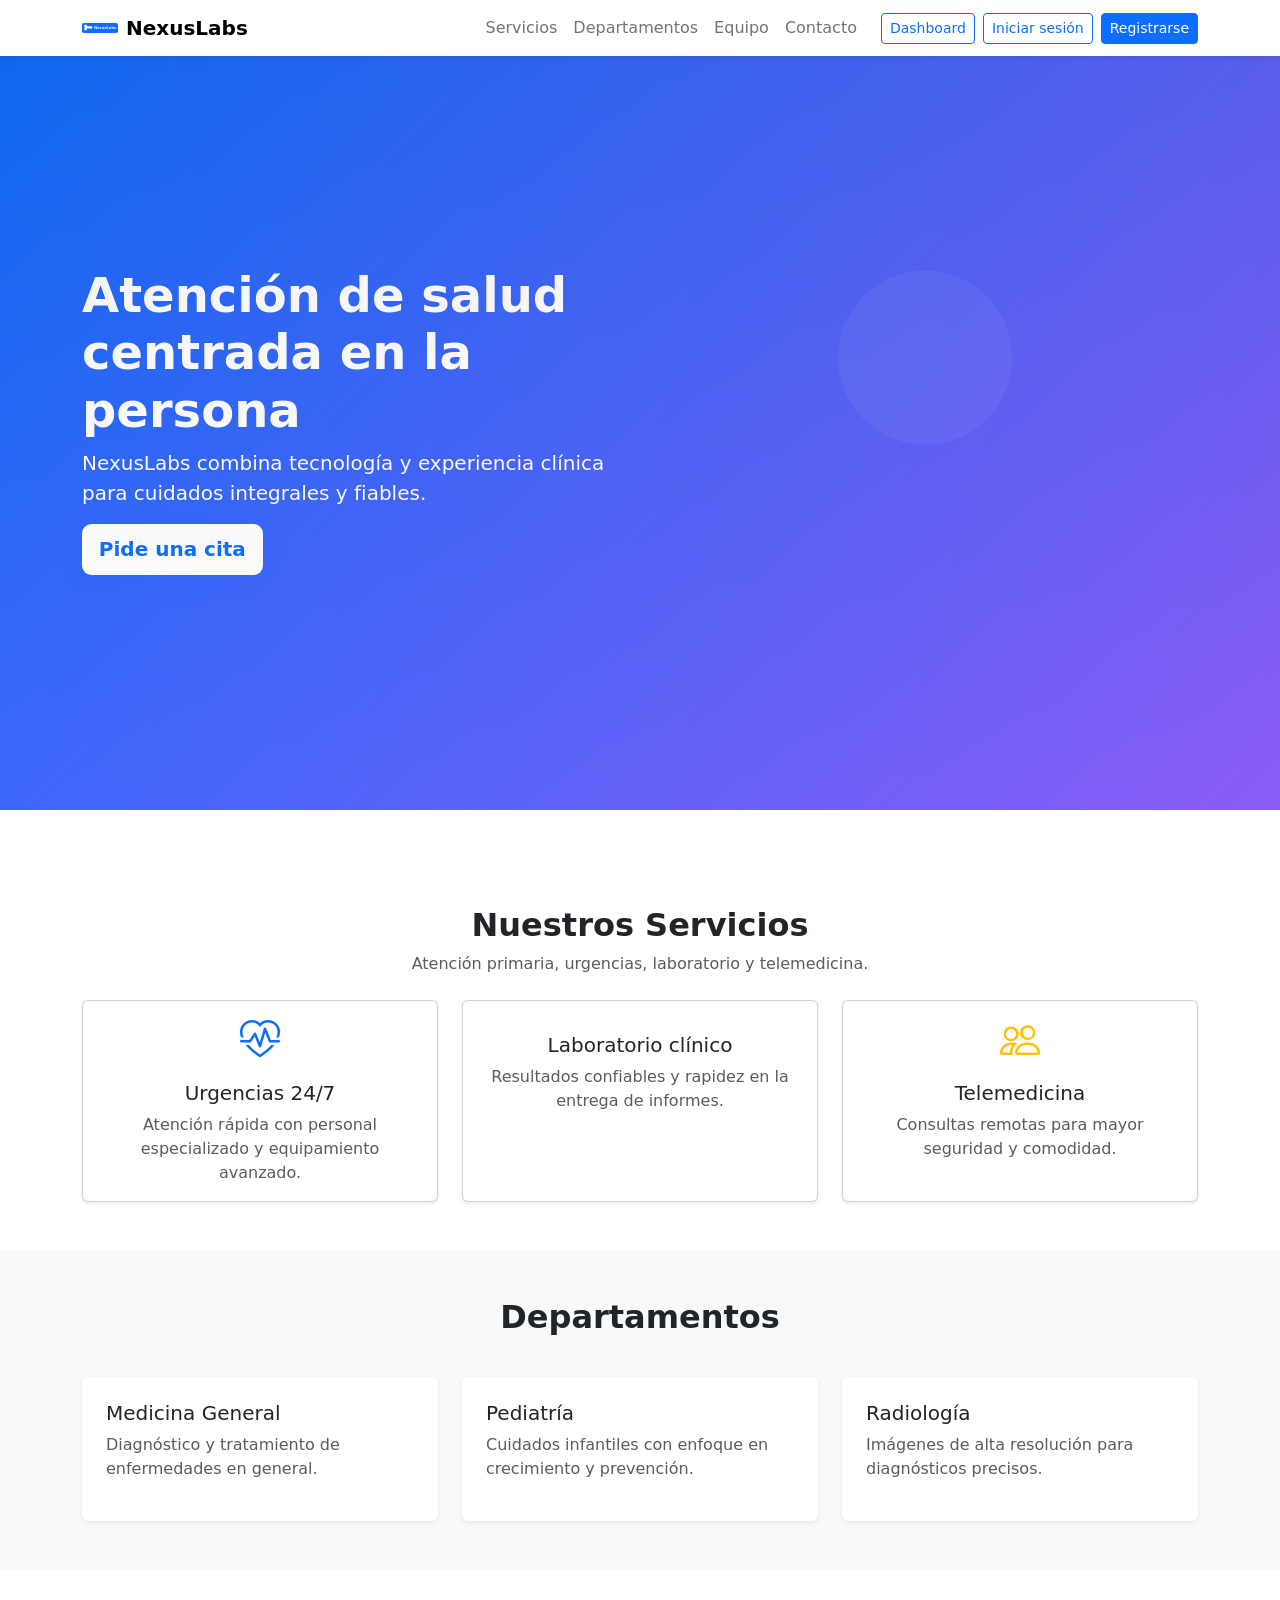
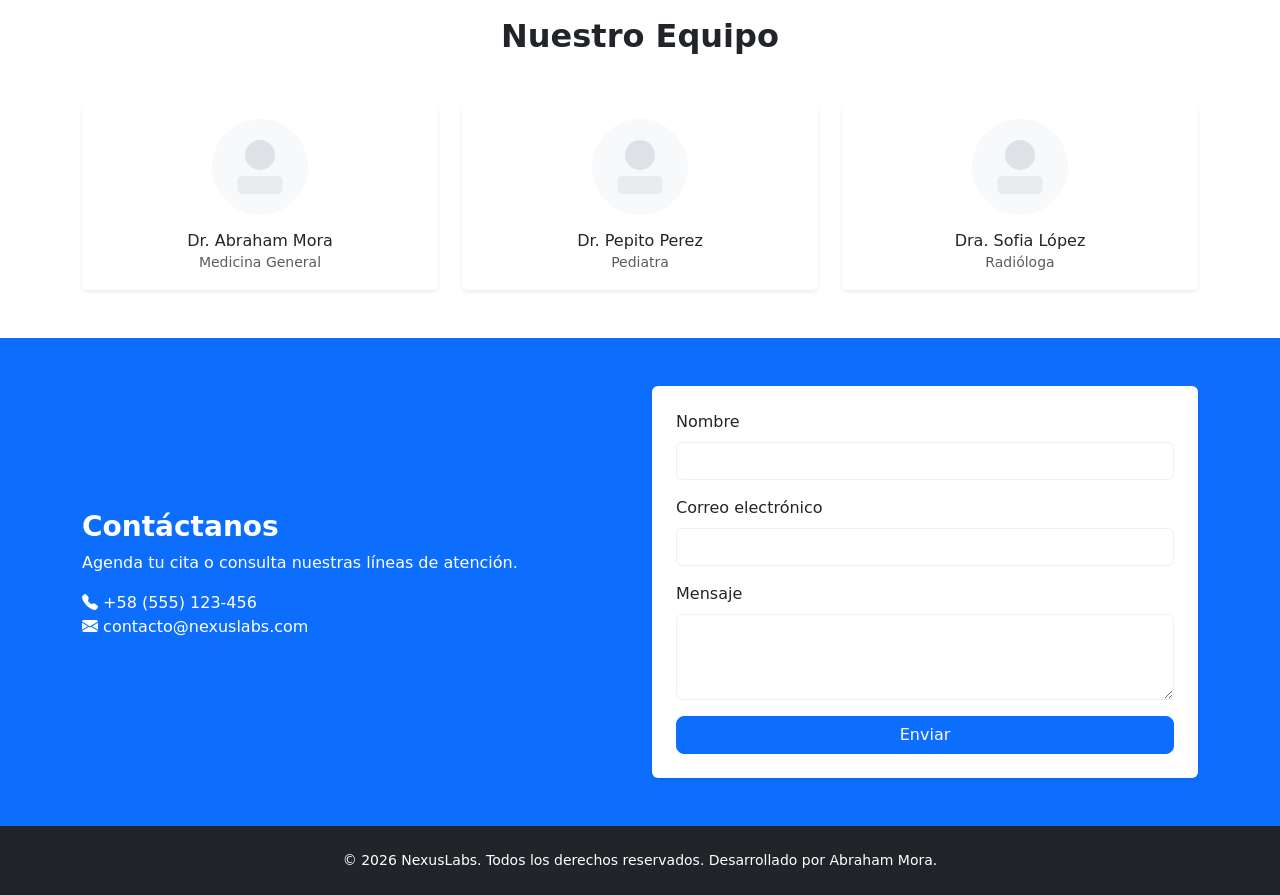
<file: index.html>
<!doctype html>
<html lang="es">
  <head>
    <meta charset="utf-8">
    <meta name="viewport" content="width=device-width, initial-scale=1">
    <title>NexusLabs - Hospital</title>
    <meta name="description" content="NexusLabs - Atención médica profesional con tecnología de punta.">
    <link rel="icon" href="assets/img/favicon.svg" type="image/svg+xml">
    <meta name="theme-color" content="#0d6efd">
    <meta name="api-base" content="http://localhost:4000">
    <link href="https://cdn.jsdelivr.net/npm/bootstrap@5.3.2/dist/css/bootstrap.min.css" rel="stylesheet">
    <link href="https://cdn.jsdelivr.net/npm/bootstrap-icons@1.10.5/font/bootstrap-icons.css" rel="stylesheet">
    <link rel="stylesheet" href="assets/css/styles.css">
  </head>
  <body>
    <a class="skip-link" href="#main-content">Saltar al contenido</a>

    <nav class="navbar navbar-expand-lg navbar-light bg-white shadow-sm fixed-top">
      <div class="container">
        <a class="navbar-brand d-flex align-items-center" href="#home">
          <img src="assets/img/logo.svg" alt="Logotipo de NexusLabs" width="36" class="me-2">
          <strong>NexusLabs</strong>
        </a>
        <button class="navbar-toggler" type="button" data-bs-toggle="collapse" data-bs-target="#navMenu" aria-controls="navMenu" aria-expanded="false" aria-label="Abrir menú de navegación">
          <span class="navbar-toggler-icon"></span>
        </button>
        <div class="collapse navbar-collapse" id="navMenu">
          <ul class="navbar-nav ms-auto align-items-lg-center">
            <li class="nav-item"><a class="nav-link" href="#services">Servicios</a></li>
            <li class="nav-item"><a class="nav-link" href="#departments">Departamentos</a></li>
            <li class="nav-item"><a class="nav-link" href="#team">Equipo</a></li>
            <li class="nav-item"><a class="nav-link" href="#contact">Contacto</a></li>
            
            <li class="nav-item ms-2 ms-lg-3 d-flex align-items-center gap-2">
              <a id="dashboardBtn" class="btn btn-outline-primary btn-sm" href="dashboard.html">Dashboard</a>
              
              <div id="userActions" class="d-flex gap-2 align-items-center">
                <button id="loginTrigger" class="btn btn-outline-primary btn-sm" data-bs-toggle="modal" data-bs-target="#loginModal">Iniciar sesión</button>
                <button id="registerTrigger" class="btn btn-primary btn-sm" data-bs-toggle="modal" data-bs-target="#registerModal">Registrarse</button>
              </div>
            </li>
          </ul>
        </div>
      </div>
    </nav>

    <header id="home" class="hero d-flex align-items-center" style="min-height:90vh;">
      <div class="container text-white">
        <div class="row align-items-center">
          <div class="col-lg-6">
            <h1 class="display-5 fw-bold anim anim-fade-up">Atención de salud centrada en la persona</h1>
            <p class="lead anim anim-fade-up delay-1">NexusLabs combina tecnología y experiencia clínica para cuidados integrales y fiables.</p>
            <a href="#contact" class="btn btn-primary btn-lg anim anim-scale delay-2">Pide una cita</a>
          </div>
          <div class="col-lg-6 text-center d-none d-lg-block">
            <img src="assets/img/hero-illustration.svg" alt="Ilustración de atención médica y tecnología" class="img-fluid anim anim-fade-up delay-3" style="max-height:380px;">
          </div>
        </div>
      </div>
    </header>

    <main id="main-content" class="mt-5" role="main">
      <section id="services" class="py-5">
        <div class="container">
          <div class="text-center mb-4">
            <h2 id="servicesLabel" class="fw-bold anim anim-fade-up">Nuestros Servicios</h2>
            <p class="text-muted anim anim-fade-up delay-1">Atención primaria, urgencias, laboratorio y telemedicina.</p>
          </div>
          <div class="row g-4">
            <div class="col-md-4">
              <div class="card h-100 shadow-sm anim anim-fade-up delay-2">
                <div class="card-body text-center">
                  <div class="display-6 text-primary mb-3"><i class="bi bi-heart-pulse"></i></div>
                  <h5 class="card-title">Urgencias 24/7</h5>
                  <p class="card-text text-muted">Atención rápida con personal especializado y equipamiento avanzado.</p>
                </div>
              </div>
            </div>
            <div class="col-md-4">
              <div class="card h-100 shadow-sm anim anim-fade-up delay-3">
                <div class="card-body text-center">
                  <div class="display-6 text-success mb-3"><i class="bi bi-flask"></i></div>
                  <h5 class="card-title">Laboratorio clínico</h5>
                  <p class="card-text text-muted">Resultados confiables y rapidez en la entrega de informes.</p>
                </div>
              </div>
            </div>
            <div class="col-md-4">
              <div class="card h-100 shadow-sm anim anim-fade-up delay-4">
                <div class="card-body text-center">
                  <div class="display-6 text-warning mb-3"><i class="bi bi-people"></i></div>
                  <h5 class="card-title">Telemedicina</h5>
                  <p class="card-text text-muted">Consultas remotas para mayor seguridad y comodidad.</p>
                </div>
              </div>
            </div>
          </div>
        </div>
      </section>

      <section id="departments" class="py-5 bg-light">
        <div class="container">
          <h2 class="fw-bold text-center anim anim-fade-up">Departamentos</h2>
          <div class="row g-4 mt-3">
            <div class="col-md-4 anim anim-fade-up delay-2">
              <div class="p-4 bg-white rounded shadow-sm h-100">
                <h5>Medicina General</h5>
                <p class="text-muted">Diagnóstico y tratamiento de enfermedades en general.</p>
              </div>
            </div>
            <div class="col-md-4 anim anim-fade-up delay-3">
              <div class="p-4 bg-white rounded shadow-sm h-100">
                <h5>Pediatría</h5>
                <p class="text-muted">Cuidados infantiles con enfoque en crecimiento y prevención.</p>
              </div>
            </div>
            <div class="col-md-4 anim anim-fade-up delay-4">
              <div class="p-4 bg-white rounded shadow-sm h-100">
                <h5>Radiología</h5>
                <p class="text-muted">Imágenes de alta resolución para diagnósticos precisos.</p>
              </div>
            </div>
          </div>
        </div>
      </section>

      <section id="team" class="py-5">
        <div class="container">
          <h2 class="fw-bold text-center anim anim-fade-up">Nuestro Equipo</h2>
          <div class="row g-4 mt-4">
            <div class="col-md-4 anim anim-fade-up delay-2 text-center">
              <div class="card border-0 shadow-sm h-100 text-center">
                <div class="card-body">
                  <img src="assets/img/doctor-placeholder.svg" alt="Dr. Abraham Mora" class="rounded-circle mb-3" width="96">
                  <h6 class="mb-0">Dr. Abraham Mora</h6>
                  <small class="text-muted">Medicina General</small>
                </div>
              </div>
            </div>
            <div class="col-md-4 anim anim-fade-up delay-3 text-center">
              <div class="card border-0 shadow-sm h-100 text-center">
                <div class="card-body">
                  <img src="assets/img/doctor-placeholder.svg" alt="Dr. Pepito Perez" class="rounded-circle mb-3" width="96">
                  <h6 class="mb-0">Dr. Pepito Perez</h6>
                  <small class="text-muted">Pediatra</small>
                </div>
              </div>
            </div>
            <div class="col-md-4 anim anim-fade-up delay-4 text-center">
              <div class="card border-0 shadow-sm h-100 text-center">
                <div class="card-body">
                  <img src="assets/img/doctor-placeholder.svg" alt="Dra. Sofia López" class="rounded-circle mb-3" width="96">
                  <h6 class="mb-0">Dra. Sofia López</h6>
                  <small class="text-muted">Radióloga</small>
                </div>
              </div>
            </div>
          </div>
        </div>
      </section>

      <section id="contact" class="py-5 bg-primary text-white">
        <div class="container">
          <div class="row align-items-center">
            <div class="col-md-6 anim anim-fade-up">
              <h3 class="fw-bold">Contáctanos</h3>
              <p>Agenda tu cita o consulta nuestras líneas de atención.</p>
              <ul class="list-unstyled">
                <li><i class="bi bi-telephone-fill"></i> +58 (555) 123-456</li>
                <li><i class="bi bi-envelope-fill"></i> contacto@nexuslabs.com</li>
              </ul>
            </div>
            <div class="col-md-6 anim anim-fade-up delay-2">
              <form id="contactForm" class="bg-white p-4 rounded text-dark shadow-sm">
                <div class="mb-3">
                  <label for="name" class="form-label">Nombre</label>
                  <input type="text" id="name" class="form-control" required>
                </div>
                <div class="mb-3">
                  <label for="email" class="form-label">Correo electrónico</label>
                  <input type="email" id="email" class="form-control" required>
                </div>
                <div class="mb-3">
                  <label for="message" class="form-label">Mensaje</label>
                  <textarea id="message" class="form-control" rows="3" required></textarea>
                </div>
                <button type="submit" class="btn btn-primary w-100">Enviar</button>
              </form>
            </div>
          </div>
        </div>
      </section>
    </main>

    <div class="modal fade" id="loginModal" tabindex="-1" aria-hidden="true">
      <div class="modal-dialog modal-dialog-centered">
        <div class="modal-content">
          <div class="modal-header border-0 pb-0">
            <h5 class="modal-title">Iniciar sesión</h5>
            <button type="button" class="btn-close" data-bs-dismiss="modal" aria-label="Cerrar"></button>
          </div>
          <div class="modal-body pt-0">
            <form id="loginForm" novalidate>
              <div class="mb-3">
                <label for="loginUsername" class="form-label">Nombre de usuario</label>
                <input type="text" class="form-control" id="loginUsername" required minlength="3">
                <div class="invalid-feedback">Introduce tu nombre de usuario.</div>
              </div>
              <div class="mb-3">
                <label for="loginPassword" class="form-label">Contraseña</label>
                <input type="password" class="form-control" id="loginPassword" required minlength="6">
                <div class="invalid-feedback">La contraseña debe tener al menos 6 caracteres.</div>
              </div>
              <div class="mb-3 form-check">
                <input type="checkbox" class="form-check-input" id="loginRemember">
                <label class="form-check-label" for="loginRemember">Recuérdame</label>
              </div>
              <div id="loginFeedback" class="mb-3 text-danger" style="display:none;"></div>
              <button type="submit" class="btn btn-primary w-100">Entrar</button>
            </form>
          </div>
        </div>
      </div>
    </div>

    <div class="modal fade" id="registerModal" tabindex="-1" aria-hidden="true">
      <div class="modal-dialog modal-dialog-centered">
        <div class="modal-content">
          <div class="modal-header border-0 pb-0">
            <h5 class="modal-title">Crear cuenta</h5>
            <button type="button" class="btn-close" data-bs-dismiss="modal" aria-label="Cerrar"></button>
          </div>
          <div class="modal-body pt-0">
            <form id="registerForm" novalidate>
              <div class="mb-3">
                <label for="registerFirstName" class="form-label">Nombre</label>
                <input type="text" class="form-control" id="registerFirstName" required>
              </div>
              <div class="mb-3">
                <label for="registerLastName" class="form-label">Apellido</label>
                <input type="text" class="form-control" id="registerLastName" required>
              </div>

              <div class="mb-3">
                <label for="registerGender" class="form-label">Sexo</label>
                <select id="registerGender" class="form-select" required>
                  <option value="">Selecciona...</option>
                  <option value="masculino">Masculino</option>
                  <option value="femenino">Femenino</option>
                  <option value="otro">Otro</option>
                </select>
                <div class="invalid-feedback">Selecciona tu sexo.</div>
              </div>

              <div class="mb-3">
                <label for="registerUsername" class="form-label">Nombre de usuario</label>
                <input type="text" class="form-control" id="registerUsername" required minlength="3">
              </div>
              <div class="mb-3">
                <label for="registerCedula" class="form-label">Número de cédula</label>
                <input type="text" class="form-control" id="registerCedula" pattern="\d{6,12}" required>
              </div>
              <div class="mb-3">
                <label for="registerPhone" class="form-label">Teléfono</label>
                <input type="tel" class="form-control" id="registerPhone" required>
              </div>
              <div class="mb-3">
                <label for="registerBirth" class="form-label">Fecha de nacimiento</label>
                <input type="date" class="form-control" id="registerBirth" required>
              </div>
              <div class="mb-3">
                <label for="registerEmail" class="form-label">Correo electrónico</label>
                <input type="email" class="form-control" id="registerEmail" required>
              </div>
              <div class="mb-3 d-none" id="specialtyField">
                <label for="registerSpecialty" class="form-label">Especialidad (si eres doctor)</label>
                <input type="text" class="form-control" id="registerSpecialty">
              </div>
              <div class="mb-3">
                <label for="registerRole" class="form-label">Rol</label>
                <select id="registerRole" class="form-select" required>
                  <option value="">Selecciona...</option>
                  <option value="paciente">Paciente</option>
                  <option value="doctor">Doctor</option>
                </select>
              </div>
              <div class="mb-3">
                <label for="registerPassword" class="form-label">Contraseña</label>
                <input type="password" class="form-control" id="registerPassword" required minlength="6">
              </div>
              <div class="mb-3">
                <label for="registerConfirm" class="form-label">Confirmar contraseña</label>
                <input type="password" class="form-control" id="registerConfirm" required minlength="6">
              </div>
              <div id="registerFeedback" class="mb-3 text-danger" style="display:none;"></div>
              <button type="submit" class="btn btn-primary w-100">Crear cuenta</button>
            </form>
          </div>
        </div>
      </div>
    </div>

    <footer class="py-4 bg-dark text-white">
      <div class="container text-center small">
        © 2026 NexusLabs. Todos los derechos reservados. Desarrollado por Abraham Mora.
      </div>
    </footer>

    <script src="https://cdn.jsdelivr.net/npm/bootstrap@5.3.2/dist/js/bootstrap.bundle.min.js"></script>
    <script src="assets/js/api.js"></script>
    <script src="assets/js/main.js"></script>
  </body>
</html>
</file>
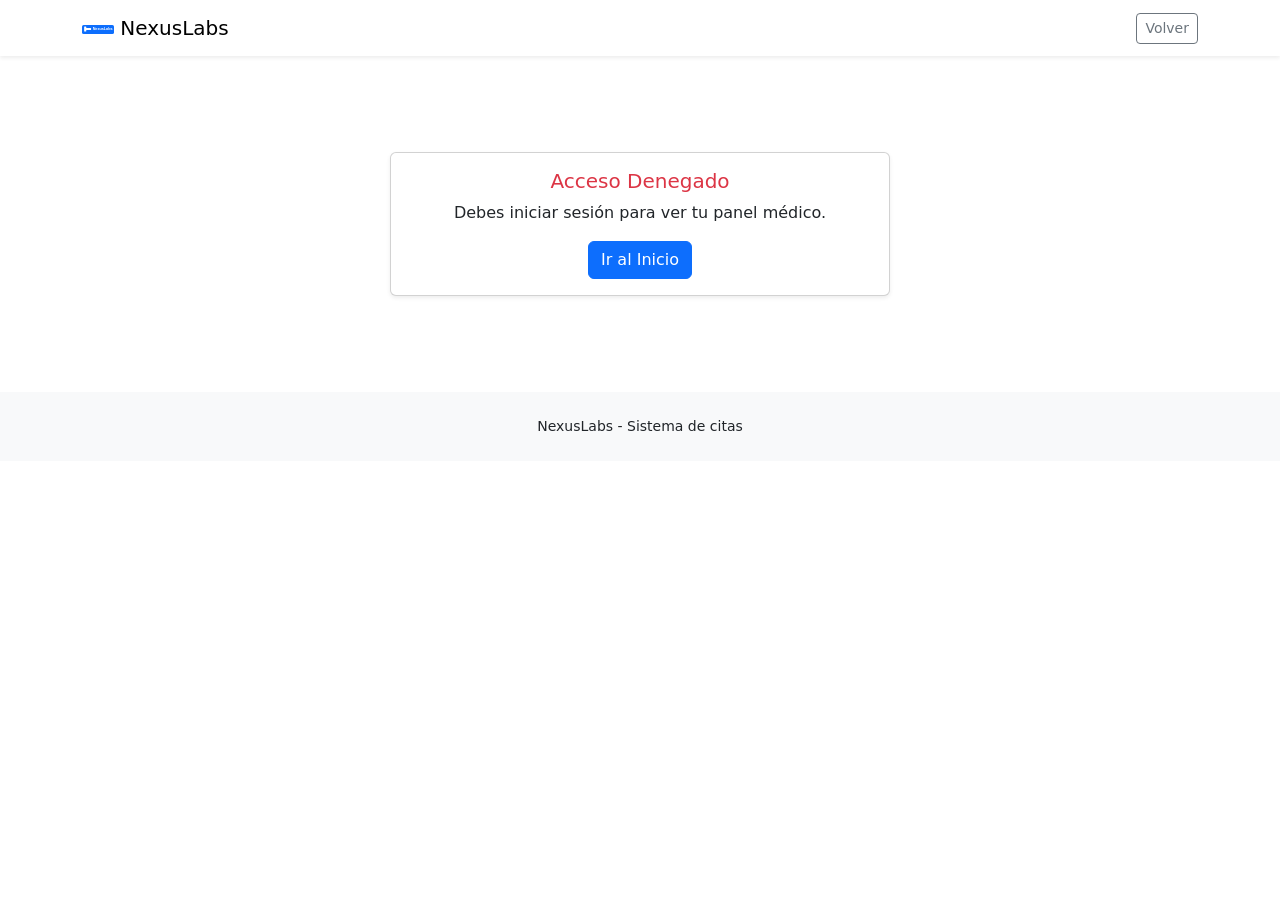
<file: dashboard.html>
<!doctype html>
<html lang="es">
  <head>
    <meta charset="utf-8">
    <meta name="viewport" content="width=device-width, initial-scale=1">
    <title>NexusLabs - Dashboard</title>
    <link href="https://cdn.jsdelivr.net/npm/bootstrap@5.3.2/dist/css/bootstrap.min.css" rel="stylesheet">
    <link href="https://cdn.jsdelivr.net/npm/bootstrap-icons@1.10.5/font/bootstrap-icons.css" rel="stylesheet">
    <link rel="stylesheet" href="assets/css/styles.css">
  </head>
  <body>
    <nav class="navbar navbar-expand-lg navbar-light bg-white shadow-sm">
      <div class="container">
        <a class="navbar-brand" href="index.html"><img src="assets/img/logo.svg" width="32" alt="Logotipo de NexusLabs"> NexusLabs</a>
        <div class="d-flex gap-2 ms-auto">
          <a href="index.html" class="btn btn-outline-secondary btn-sm">Volver</a>
        </div>
      </div>
    </nav>

    <main class="container py-5">
      <div class="d-flex align-items-center justify-content-between mb-4">
        <h1 class="h4 mb-0">Panel de Citas</h1>
        <div class="d-flex align-items-center gap-3">
          <label class="m-0">rol:</label>
          <select id="simulateRole" class="form-select form-select-sm" style="width:160px">
            <option value="patient" selected>Paciente</option>
            <option value="doctor">Médico</option>
          </select>
          <select id="simulateUser" class="form-select form-select-sm" style="width:200px"></select>          <a id="apiStatus" class="ms-2 badge bg-secondary text-white small">API: desconocida</a>        </div>
      </div>

      <div id="alerts"></div>

      <div id="patientView" class="row">
        <div class="col-lg-6">
          <div class="card mb-4 shadow-sm">
            <div class="card-body">
              <h5 class="card-title">Solicitar una cita</h5>
              <form id="bookForm">
                <div class="mb-3">
                  <label for="bookName" class="form-label">Nombre</label>
                  <input id="bookName" class="form-control" required>
                </div>
                <div class="mb-3">
                  <label for="bookUsername" class="form-label">Nombre de usuario</label>
                  <input id="bookUsername" class="form-control" required>
                </div>
                <div class="mb-3">
                  <label for="bookCedula" class="form-label">Cédula</label>
                  <input id="bookCedula" class="form-control" pattern="\d{6,12}" required>
                </div>
                <div class="mb-3">
                  <label for="bookPhone" class="form-label">Teléfono</label>
                  <input id="bookPhone" class="form-control" pattern="[0-9+\s()-]{6,20}" required>
                </div>
                <div class="mb-3">
                  <label for="bookEmail" class="form-label">Correo</label>
                  <input id="bookEmail" type="email" class="form-control" required>
                </div>
                <div class="mb-3">
                  <label for="bookDoctor" class="form-label">Selecciona un médico</label>
                  <select id="bookDoctor" class="form-select" required></select>
                </div>
                <div class="mb-3">
                  <label for="bookDatetime" class="form-label">Fecha y hora</label>
                  <input id="bookDatetime" type="datetime-local" class="form-control" required>
                </div>
                <div class="mb-3">
                  <label for="bookReason" class="form-label">Motivo</label>
                  <textarea id="bookReason" class="form-control" rows="2" required></textarea>
                </div>
                <button class="btn btn-primary w-100" type="submit">Solicitar cita</button>
              </form>
            </div>
          </div>

          <div class="card shadow-sm">
            <div class="card-body">
              <h6 class="card-title">Mis citas</h6>
              <div id="myAppointments"></div>
            </div>
          </div>
        </div>

        <div class="col-lg-6">
          <div class="card shadow-sm mb-4">
            <div class="card-body">
              <h5 class="card-title">Historial de solicitudes</h5>
              <div id="allAppointments"></div>
            </div>
          </div>
        </div>
      </div>

      <div id="doctorView" style="display:none">
        <div class="card shadow-sm mb-4">
          <div class="card-body">
            <h5 class="card-title">Solicitudes para mí</h5>
            <div id="doctorAppointments"></div>
          </div>
        </div>
      </div>

    </main>

    <footer class="py-4 bg-light text-center small">
      <div class="container">NexusLabs - Sistema de citas</div>
    </footer>

    <script src="https://cdn.jsdelivr.net/npm/bootstrap@5.3.2/dist/js/bootstrap.bundle.min.js"></script>
    <script src="assets/js/dashboard.js"></script>
  </body>
</html>
</file>
<file: assets/css/styles.css>
/* Variables y tema */
:root{
  --primary:#0d6efd;
  --accent:#8b5cf6;
  --bg-hero: linear-gradient(135deg,var(--primary) 0%, var(--accent) 100%);
  --muted:#6c757d;
  --surface:#ffffff;
  --text:#212529;
  --shadow: rgba(11,12,16,0.06);
}

*{box-sizing:border-box}
html,body{height:100%}
body{font-family:Inter, system-ui, -apple-system, "Segoe UI", Roboto, "Helvetica Neue", Arial;color:var(--text);background:#fff}

.navbar{transition:all .22s ease}
.navbar.scrolled{background:rgba(255,255,255,0.92);backdrop-filter:blur(6px);box-shadow:0 6px 18px var(--shadow)}
.navbar .nav-link{color:var(--muted)}
.navbar .nav-link:hover{color:var(--text)}

.hero{position:relative;overflow:hidden;background:var(--bg-hero);padding-top:6rem;padding-bottom:4rem;color:#fff}
.hero::after{content:"";position:absolute;inset:0;background:linear-gradient(180deg,rgba(0,0,0,0.06),transparent);pointer-events:none}
.hero .btn-primary{background:#fff;color:var(--primary);font-weight:600;border-radius:.6rem;padding:.68rem 1.05rem;box-shadow:0 8px 24px rgba(13,110,253,0.08);border:none;transition:transform .18s ease,box-shadow .18s ease}
.hero .btn-primary:hover{transform:translateY(-3px);box-shadow:0 14px 40px rgba(13,110,253,0.12)}
.hero .lead{opacity:.95}
.hero img{max-height:380px;transform-origin:center;animation:float 6s ease-in-out infinite}

@keyframes float{0%{transform:translateY(0)}50%{transform:translateY(-10px)}100%{transform:translateY(0)}}

.card{transition:transform .35s ease, box-shadow .35s ease, border-color .25s ease}
.card:hover{transform:translateY(-8px);box-shadow:0 14px 40px var(--shadow)}

.anim{opacity:0;transform:translateY(18px) scale(.98);transition:opacity .6s cubic-bezier(.2,.9,.2,1),transform .6s cubic-bezier(.2,.9,.2,1)}
.anim.animate{opacity:1;transform:translateY(0) scale(1)}
.anim.anim-scale{transform:scale(.98);transition:transform .5s ease}
.anim.anim-scale.animate{transform:scale(1)}

.delay-1{transition-delay:.12s}
.delay-2{transition-delay:.22s}
.delay-3{transition-delay:.34s}
.delay-4{transition-delay:.46s}

#contactForm input,#contactForm textarea{border-radius:.375rem;border:1px solid rgba(0,0,0,0.06)}
#contactForm .btn{border-radius:.5rem}

img[alt="Ilustración"]{filter:drop-shadow(0 8px 30px rgba(0,0,0,0.12))}

.btn:focus,.nav-link:focus{outline:3px solid rgba(13,110,253,0.18);outline-offset:3px}

@media (prefers-reduced-motion: reduce){
  .anim, .hero img{animation:none;transition:none}
}

@media (max-width: 992px){
  .hero{padding-top:5.2rem;padding-bottom:3rem}
  .hero h1{font-size:2rem}
}

@media (max-width: 576px){
  .hero{padding-top:5rem;padding-bottom:2.2rem}
  .hero h1{font-size:1.6rem}
  .hero img{display:none}
}

.modal-header{background:linear-gradient(90deg,var(--primary),var(--accent));color:#fff;border-top-left-radius:.5rem;border-top-right-radius:.5rem}
.modal-header .btn-close{filter:invert(1) opacity(.9)}
#loginFeedback,#registerFeedback{min-height:1.2rem}
#loginTrigger,#registerTrigger{transition:transform .12s ease}
#loginTrigger:active,#registerTrigger:active{transform:translateY(1px)}

.skip-link{position:absolute;left:12px;top:8px;background:#000;color:#fff;padding:.5rem .75rem;border-radius:.375rem;z-index:1050;transform:translateY(-120%);transition:transform .12s ease}
.skip-link:focus{transform:translateY(0);outline:3px solid rgba(255,255,255,0.14)}

:focus-visible{outline:3px solid rgba(13,110,253,0.22);outline-offset:3px}

@media (max-width: 420px){
  .modal-dialog{margin:1.25rem}
}

#bookForm input,#bookForm textarea,#bookForm select{border-radius:.4rem}
#bookForm .form-label{font-weight:600}
#simulateRole,#simulateUser{min-width:140px}
@media (max-width: 768px){
  #simulateUser{min-width:120px}
}
</file>
